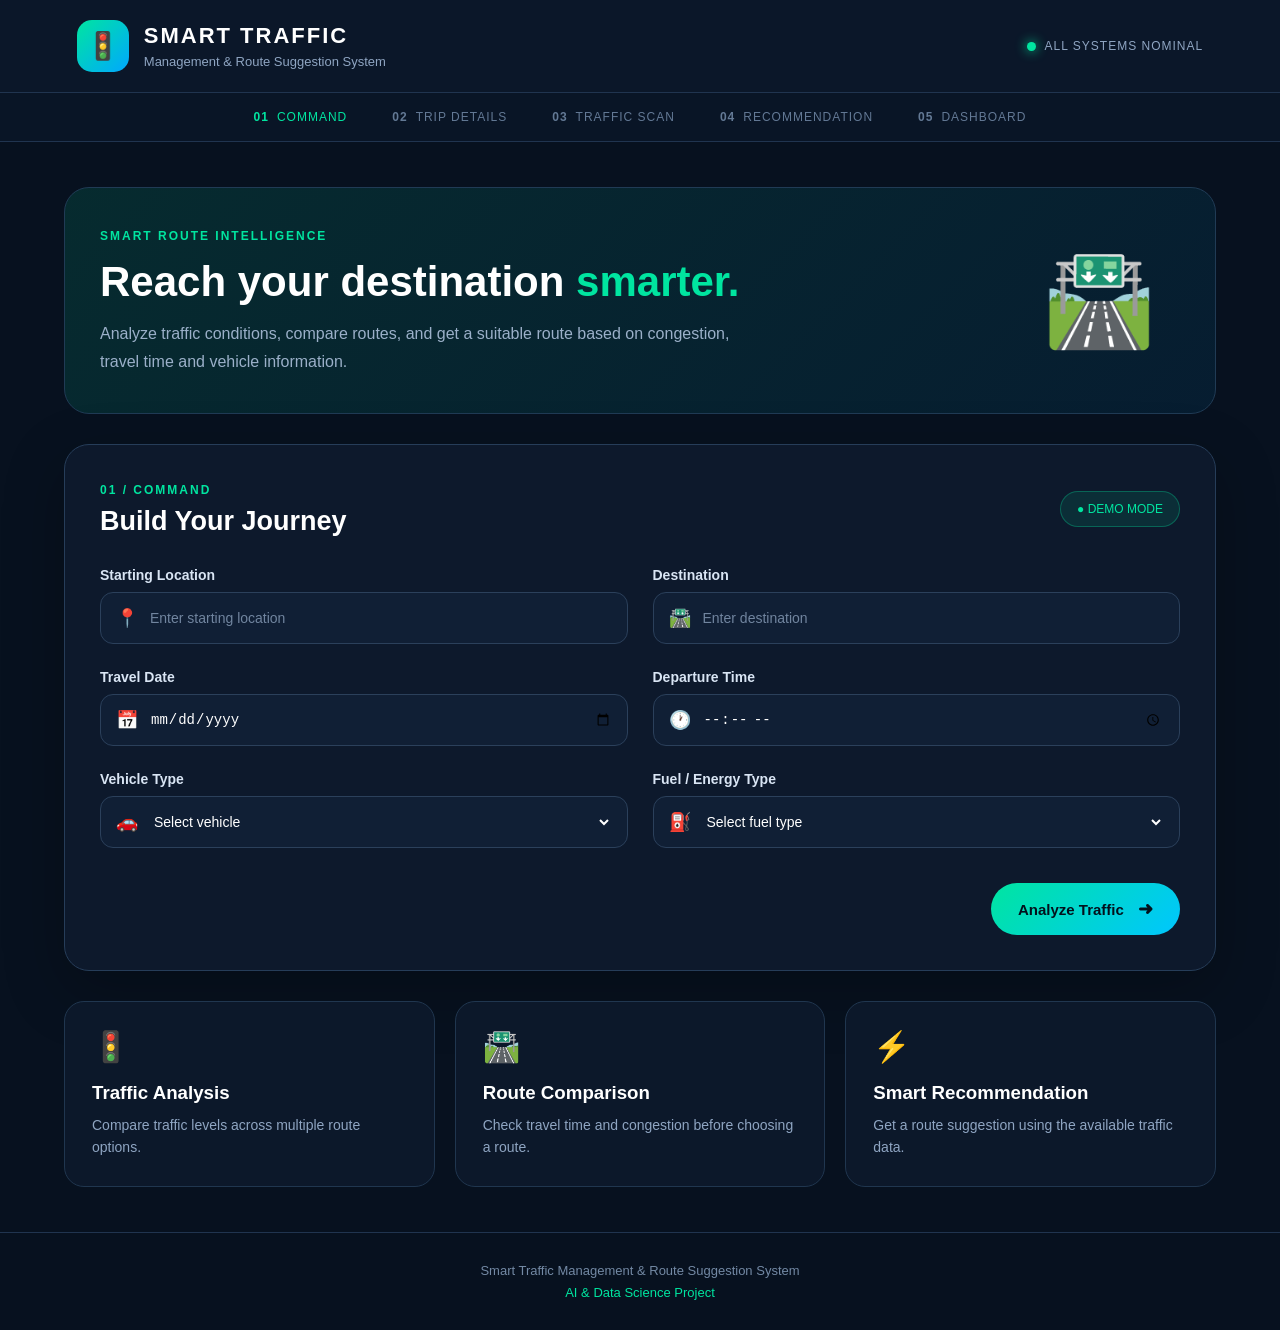
<file: index.html>
<!DOCTYPE html>
<html lang="en">
<head>
    <meta charset="UTF-8">
    <meta name="viewport" content="width=device-width, initial-scale=1.0">

    <title>Smart Traffic Management System</title>

    <link rel="stylesheet" href="style.css">
</head>

<body>

    <!-- HEADER -->
    <header class="top-header">

        <div class="brand">
            <div class="brand-icon">🚦</div>

            <div>
                <h1>SMART TRAFFIC</h1>
                <p>Management & Route Suggestion System</p>
            </div>
        </div>

        <div class="system-status">
            <span class="status-dot"></span>
            ALL SYSTEMS NOMINAL
        </div>

    </header>


    <!-- FLOW -->
    <nav class="steps">

        <div class="step active">
            <span>01</span>
            <p>COMMAND</p>
        </div>

        <div class="step">
            <span>02</span>
            <p>TRIP DETAILS</p>
        </div>

        <div class="step">
            <span>03</span>
            <p>TRAFFIC SCAN</p>
        </div>

        <div class="step">
            <span>04</span>
            <p>RECOMMENDATION</p>
        </div>

        <div class="step">
            <span>05</span>
            <p>DASHBOARD</p>
        </div>

    </nav>


    <!-- MAIN -->
    <main class="container">

        <!-- INTRO -->
        <section class="hero-section">

            <div class="hero-content">

                <span class="small-label">
                    SMART ROUTE INTELLIGENCE
                </span>

                <h2>
                    Reach your destination
                    <span>smarter.</span>
                </h2>

                <p>
                    Analyze traffic conditions, compare routes,
                    and get a suitable route based on congestion,
                    travel time and vehicle information.
                </p>

            </div>

            <div class="hero-icon">
                🛣️
            </div>

        </section>


        <!-- TRIP FORM -->
        <section class="panel">

            <div class="panel-heading">

                <div>
                    <span class="small-label">
                        01 / COMMAND
                    </span>

                    <h2>Build Your Journey</h2>
                </div>

                <div class="live-badge">
                    ● DEMO MODE
                </div>

            </div>


            <div class="form-grid">

                <!-- START LOCATION -->
                <div class="input-group">

                    <label for="startLocation">
                        Starting Location
                    </label>

                    <div class="input-box">

                        <span>📍</span>

                        <input
                            type="text"
                            id="startLocation"
                            placeholder="Enter starting location"
                        >

                    </div>

                </div>


                <!-- DESTINATION -->
                <div class="input-group">

                    <label for="destination">
                        Destination
                    </label>

                    <div class="input-box">

                        <span>🛣️</span>

                        <input
                            type="text"
                            id="destination"
                            placeholder="Enter destination"
                        >

                    </div>

                </div>


                <!-- DATE -->
                <div class="input-group">

                    <label for="travelDate">
                        Travel Date
                    </label>

                    <div class="input-box">

                        <span>📅</span>

                        <input
                            type="date"
                            id="travelDate"
                        >

                    </div>

                </div>


                <!-- TIME -->
                <div class="input-group">

                    <label for="departureTime">
                        Departure Time
                    </label>

                    <div class="input-box">

                        <span>🕐</span>

                        <input
                            type="time"
                            id="departureTime"
                        >

                    </div>

                </div>


                <!-- VEHICLE -->
                <div class="input-group">

                    <label for="vehicleType">
                        Vehicle Type
                    </label>

                    <div class="input-box">

                        <span>🚗</span>

                        <select id="vehicleType">

                            <option value="">
                                Select vehicle
                            </option>

                            <option value="Car">
                                Car
                            </option>

                            <option value="Motorcycle">
                                Motorcycle
                            </option>

                            <option value="Bus">
                                Bus
                            </option>

                            <option value="Auto">
                                Auto
                            </option>

                        </select>

                    </div>

                </div>


                <!-- FUEL -->
                <div class="input-group">

                    <label for="fuelType">
                        Fuel / Energy Type
                    </label>

                    <div class="input-box">

                        <span>⛽</span>

                        <select id="fuelType">

                            <option value="">
                                Select fuel type
                            </option>

                            <option value="Petrol">
                                Petrol
                            </option>

                            <option value="Diesel">
                                Diesel
                            </option>

                            <option value="Electric">
                                Electric
                            </option>

                            <option value="CNG">
                                CNG
                            </option>

                        </select>

                    </div>

                </div>

            </div>


            <!-- BUTTON -->
            <div class="action-area">

                <button
                    type="button"
                    class="analyze-btn"
                    onclick="analyzeTraffic()"
                >
                    Analyze Traffic
                    <span>➜</span>
                </button>

            </div>

        </section>


        <!-- INFORMATION CARDS -->
        <section class="info-grid">

            <div class="info-card">
                <div class="info-icon">🚦</div>

                <h3>Traffic Analysis</h3>

                <p>
                    Compare traffic levels across
                    multiple route options.
                </p>
            </div>


            <div class="info-card">
                <div class="info-icon">🛣️</div>

                <h3>Route Comparison</h3>

                <p>
                    Check travel time and congestion
                    before choosing a route.
                </p>
            </div>


            <div class="info-card">
                <div class="info-icon">⚡</div>

                <h3>Smart Recommendation</h3>

                <p>
                    Get a route suggestion using
                    the available traffic data.
                </p>
            </div>

        </section>

    </main>


    <!-- FOOTER -->
    <footer>

        <p>
            Smart Traffic Management & Route Suggestion System
        </p>

        <span>
            AI & Data Science Project
        </span>

    </footer>


    <!-- JAVASCRIPT -->
    <script src="script.js"></script>

</body>
</html>
</file>
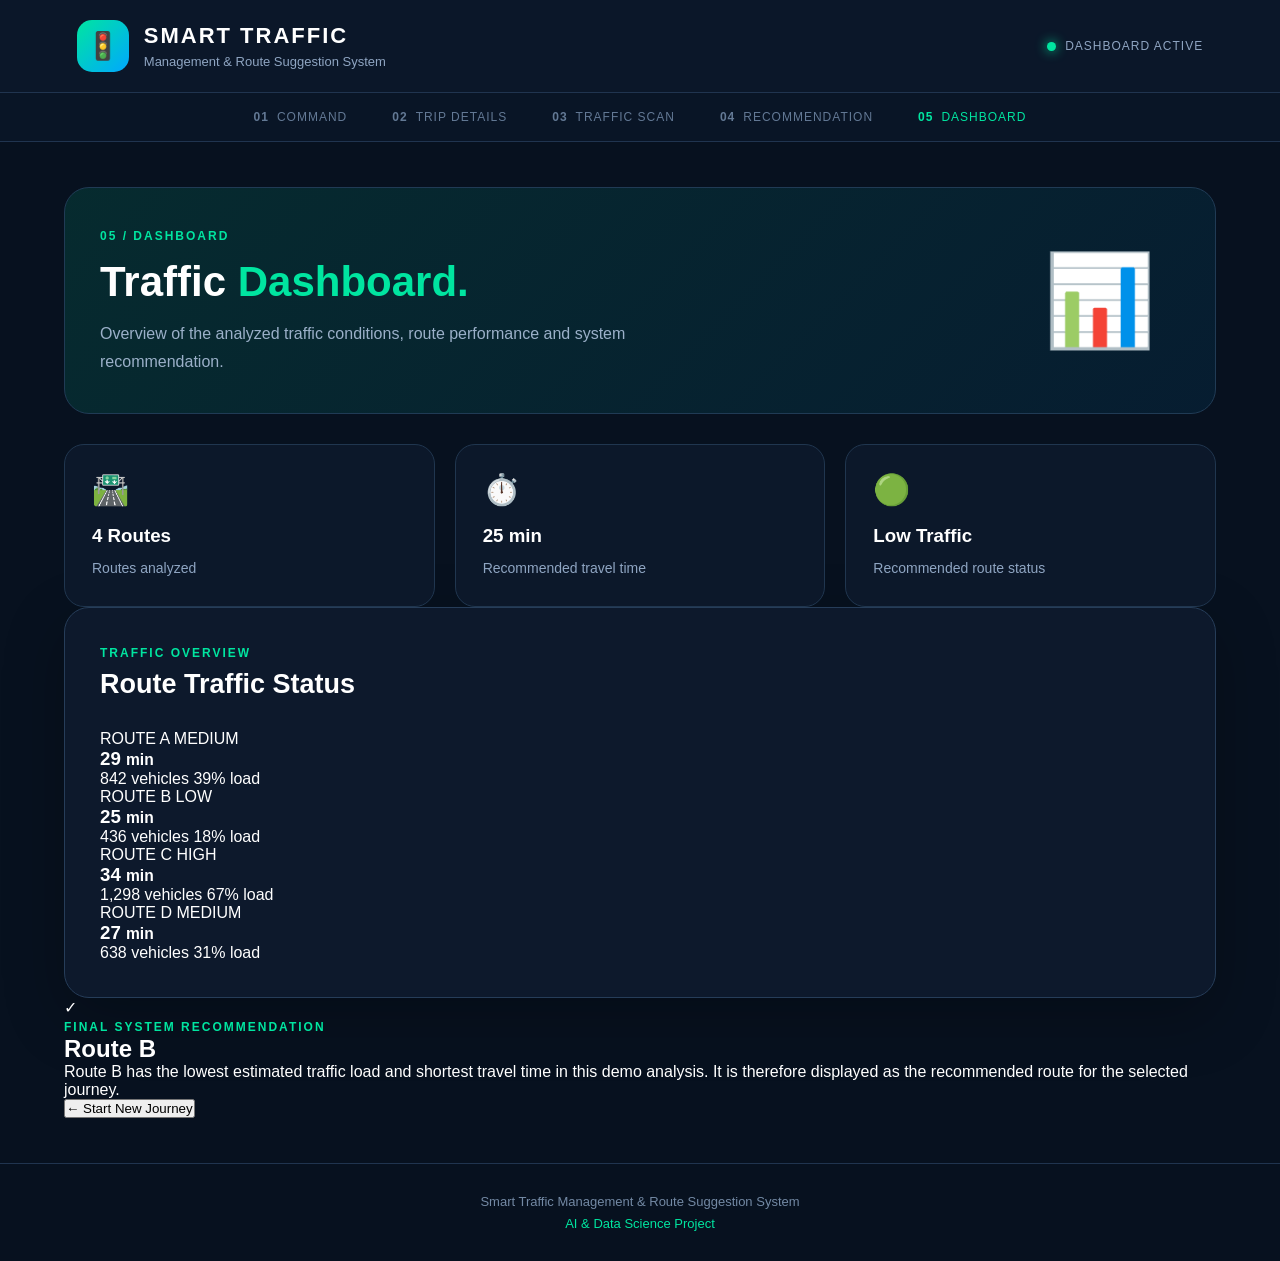
<file: dashboard.html>
<!DOCTYPE html>
<html lang="en">

<head>

    <meta charset="UTF-8">
    <meta name="viewport" content="width=device-width, initial-scale=1.0">

    <title>Traffic Dashboard</title>

    <link rel="stylesheet" href="style.css">

</head>

<body>

<header class="top-header">

    <div class="brand">

        <div class="brand-icon">🚦</div>

        <div>
            <h1>SMART TRAFFIC</h1>
            <p>Management & Route Suggestion System</p>
        </div>

    </div>

    <div class="system-status">

        <span class="status-dot"></span>

        DASHBOARD ACTIVE

    </div>

</header>


<nav class="steps">

    <div class="step">
        <span>01</span>
        <p>COMMAND</p>
    </div>

    <div class="step">
        <span>02</span>
        <p>TRIP DETAILS</p>
    </div>

    <div class="step">
        <span>03</span>
        <p>TRAFFIC SCAN</p>
    </div>

    <div class="step">
        <span>04</span>
        <p>RECOMMENDATION</p>
    </div>

    <div class="step active">
        <span>05</span>
        <p>DASHBOARD</p>
    </div>

</nav>


<main class="container">


    <!-- TITLE -->

    <section class="hero-section">

        <div>

            <span class="small-label">
                05 / DASHBOARD
            </span>

            <h2>
                Traffic
                <span>Dashboard.</span>
            </h2>

            <p>
                Overview of the analyzed traffic conditions,
                route performance and system recommendation.
            </p>

        </div>

        <div class="hero-icon">
            📊
        </div>

    </section>



    <!-- SUMMARY -->

    <section class="info-grid">


        <div class="info-card">

            <div class="info-icon">
                🛣️
            </div>

            <h3>4 Routes</h3>

            <p>
                Routes analyzed
            </p>

        </div>


        <div class="info-card">

            <div class="info-icon">
                ⏱️
            </div>

            <h3>25 min</h3>

            <p>
                Recommended travel time
            </p>

        </div>


        <div class="info-card">

            <div class="info-icon">
                🟢
            </div>

            <h3>Low Traffic</h3>

            <p>
                Recommended route status
            </p>

        </div>


    </section>



    <!-- TRAFFIC OVERVIEW -->

    <section class="panel">

        <div class="panel-heading">

            <div>

                <span class="small-label">
                    TRAFFIC OVERVIEW
                </span>

                <h2>
                    Route Traffic Status
                </h2>

            </div>

        </div>


        <div class="route-grid">


            <!-- ROUTE A -->

            <div class="route-card moderate">

                <div class="route-top">

                    <span class="route-name">
                        ROUTE A
                    </span>

                    <span class="traffic-badge moderate-badge">
                        MEDIUM
                    </span>

                </div>

                <h3>
                    29
                    <small>min</small>
                </h3>

                <div class="route-info">

                    <span>842 vehicles</span>

                    <span>39% load</span>

                </div>

                <div class="progress">

                    <div style="width:39%"></div>

                </div>

            </div>



            <!-- ROUTE B -->

            <div class="route-card low">

                <div class="route-top">

                    <span class="route-name">
                        ROUTE B
                    </span>

                    <span class="traffic-badge low-badge">
                        LOW
                    </span>

                </div>

                <h3>
                    25
                    <small>min</small>
                </h3>

                <div class="route-info">

                    <span>436 vehicles</span>

                    <span>18% load</span>

                </div>

                <div class="progress">

                    <div style="width:18%"></div>

                </div>

            </div>



            <!-- ROUTE C -->

            <div class="route-card heavy">

                <div class="route-top">

                    <span class="route-name">
                        ROUTE C
                    </span>

                    <span class="traffic-badge heavy-badge">
                        HIGH
                    </span>

                </div>

                <h3>
                    34
                    <small>min</small>
                </h3>

                <div class="route-info">

                    <span>1,298 vehicles</span>

                    <span>67% load</span>

                </div>

                <div class="progress">

                    <div style="width:67%"></div>

                </div>

            </div>



            <!-- ROUTE D -->

            <div class="route-card moderate">

                <div class="route-top">

                    <span class="route-name">
                        ROUTE D
                    </span>

                    <span class="traffic-badge moderate-badge">
                        MEDIUM
                    </span>

                </div>

                <h3>
                    27
                    <small>min</small>
                </h3>

                <div class="route-info">

                    <span>638 vehicles</span>

                    <span>31% load</span>

                </div>

                <div class="progress">

                    <div style="width:31%"></div>

                </div>

            </div>


        </div>

    </section>



    <!-- FINAL RECOMMENDATION -->

    <section class="recommendation">

        <div class="recommend-icon">
            ✓
        </div>

        <div>

            <span class="small-label">
                FINAL SYSTEM RECOMMENDATION
            </span>

            <h2>
                Route B
            </h2>

            <p>
                Route B has the lowest estimated traffic load
                and shortest travel time in this demo analysis.
                It is therefore displayed as the recommended
                route for the selected journey.
            </p>

        </div>

    </section>



    <!-- NEW JOURNEY -->

    <div class="navigation-buttons">

        <button onclick="window.location.href='index.html'">
            ← Start New Journey
        </button>

    </div>


</main>



<footer>

    <p>
        Smart Traffic Management & Route Suggestion System
    </p>

    <span>
        AI & Data Science Project
    </span>

</footer>


</body>

</html>
</file>
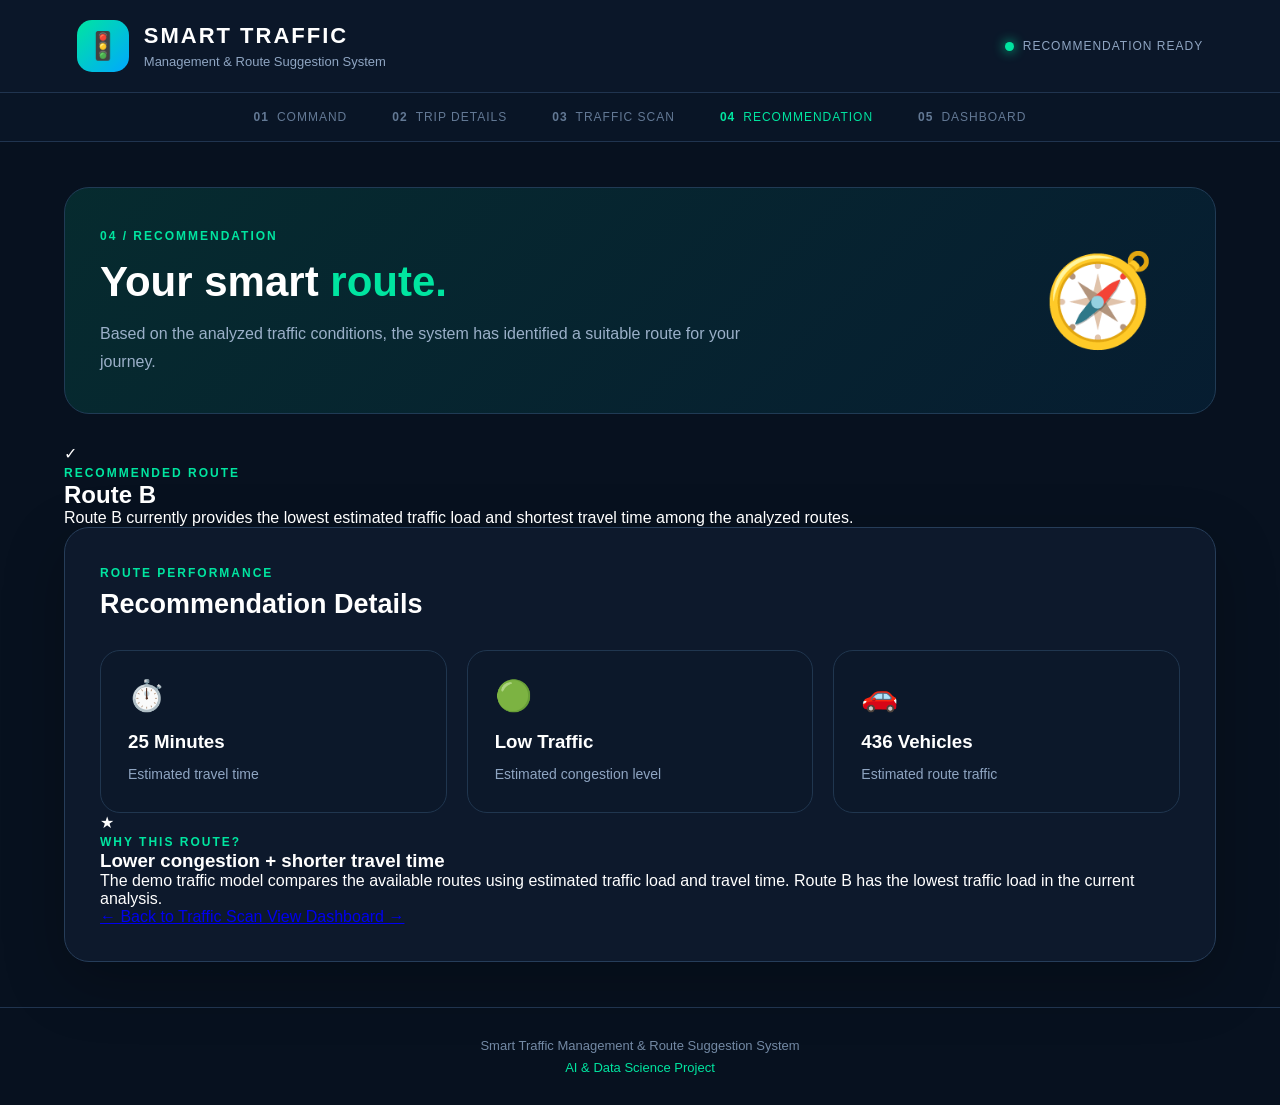
<file: recommendation.html>
<!DOCTYPE html>
<html lang="en">
<head>
    <meta charset="UTF-8">
    <meta name="viewport" content="width=device-width, initial-scale=1.0">

    <title>Route Recommendation</title>

    <link rel="stylesheet" href="style.css">
</head>

<body>

<header class="top-header">

    <div class="brand">

        <div class="brand-icon">🚦</div>

        <div>
            <h1>SMART TRAFFIC</h1>
            <p>Management & Route Suggestion System</p>
        </div>

    </div>

    <div class="system-status">
        <span class="status-dot"></span>
        RECOMMENDATION READY
    </div>

</header>


<nav class="steps">

    <div class="step">
        <span>01</span>
        <p>COMMAND</p>
    </div>

    <div class="step">
        <span>02</span>
        <p>TRIP DETAILS</p>
    </div>

    <div class="step">
        <span>03</span>
        <p>TRAFFIC SCAN</p>
    </div>

    <div class="step active">
        <span>04</span>
        <p>RECOMMENDATION</p>
    </div>

    <div class="step">
        <span>05</span>
        <p>DASHBOARD</p>
    </div>

</nav>


<main class="container">

    <section class="hero-section">

        <div>

            <span class="small-label">
                04 / RECOMMENDATION
            </span>

            <h2>
                Your smart
                <span>route.</span>
            </h2>

            <p>
                Based on the analyzed traffic conditions,
                the system has identified a suitable route
                for your journey.
            </p>

        </div>

        <div class="hero-icon">
            🧭
        </div>

    </section>


    <!-- RECOMMENDED ROUTE -->

    <section class="recommendation">

        <div class="recommend-icon">
            ✓
        </div>

        <div>

            <span class="small-label">
                RECOMMENDED ROUTE
            </span>

            <h2>
                Route B
            </h2>

            <p>
                Route B currently provides the lowest
                estimated traffic load and shortest
                travel time among the analyzed routes.
            </p>

        </div>

    </section>


    <!-- DETAILS -->

    <section class="panel">

        <div class="panel-heading">

            <div>
                <span class="small-label">
                    ROUTE PERFORMANCE
                </span>

                <h2>Recommendation Details</h2>
            </div>

        </div>


        <div class="info-grid">

            <div class="info-card">

                <div class="info-icon">
                    ⏱️
                </div>

                <h3>25 Minutes</h3>

                <p>
                    Estimated travel time
                </p>

            </div>


            <div class="info-card">

                <div class="info-icon">
                    🟢
                </div>

                <h3>Low Traffic</h3>

                <p>
                    Estimated congestion level
                </p>

            </div>


            <div class="info-card">

                <div class="info-icon">
                    🚗
                </div>

                <h3>436 Vehicles</h3>

                <p>
                    Estimated route traffic
                </p>

            </div>

        </div>


        <!-- REASON -->

        <div class="scan-summary">

            <div class="summary-icon">
                ★
            </div>

            <div>

                <span class="small-label">
                    WHY THIS ROUTE?
                </span>

                <h3>
                    Lower congestion + shorter travel time
                </h3>

                <p>
                    The demo traffic model compares the available
                    routes using estimated traffic load and travel
                    time. Route B has the lowest traffic load in
                    the current analysis.
                </p>

            </div>

        </div>


        <!-- BUTTONS -->

        <div class="action-row">

            <a href="traffic.html" class="back-btn">
                ← Back to Traffic Scan
            </a>

            <a href="dashboard.html" class="primary-btn">
                View Dashboard →
            </a>

        </div>

    </section>

</main>


<footer>

    <p>
        Smart Traffic Management & Route Suggestion System
    </p>

    <span>
        AI & Data Science Project
    </span>

</footer>

</body>
</html>
</file>
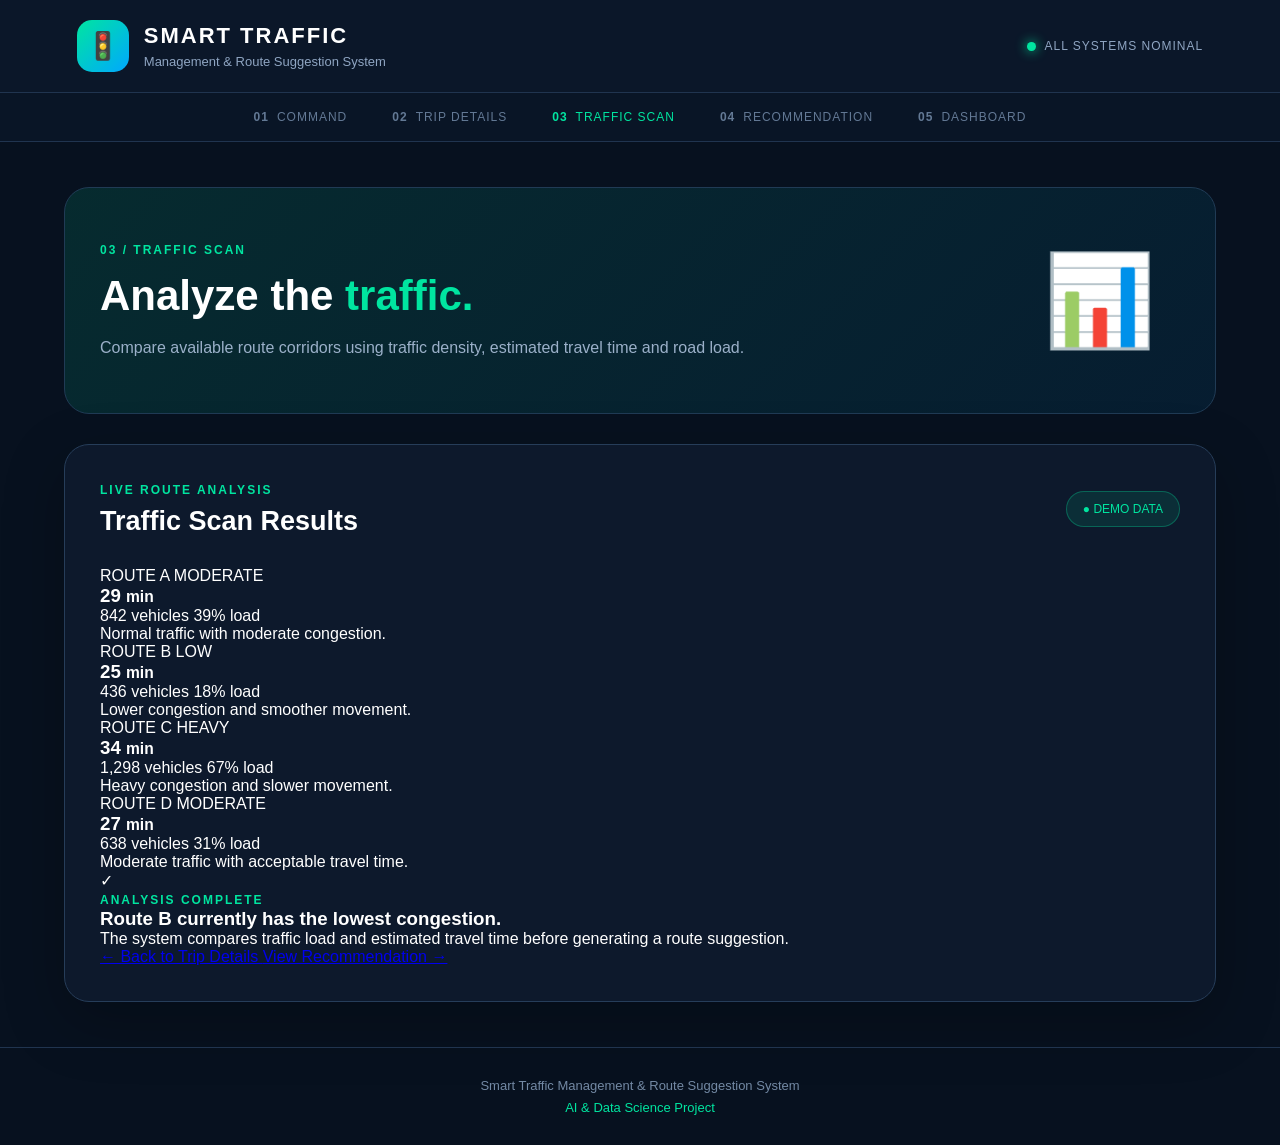
<file: traffic.html>
<!DOCTYPE html>
<html lang="en">
<head>
    <meta charset="UTF-8">
    <meta name="viewport" content="width=device-width, initial-scale=1.0">

    <title>Traffic Scan | Smart Traffic Management</title>

    <link rel="stylesheet" href="style.css">
</head>

<body>

    <!-- HEADER -->
    <header class="top-header">

        <div class="brand">
            <div class="brand-icon">🚦</div>

            <div>
                <h1>SMART TRAFFIC</h1>
                <p>Management & Route Suggestion System</p>
            </div>
        </div>

        <div class="system-status">
            <span class="status-dot"></span>
            <span>ALL SYSTEMS NOMINAL</span>
        </div>

    </header>


    <!-- FLOW -->
    <nav class="steps">

        <div class="step">
            <span>01</span>
            <p>COMMAND</p>
        </div>

        <div class="step">
            <span>02</span>
            <p>TRIP DETAILS</p>
        </div>

        <div class="step active">
            <span>03</span>
            <p>TRAFFIC SCAN</p>
        </div>

        <div class="step">
            <span>04</span>
            <p>RECOMMENDATION</p>
        </div>

        <div class="step">
            <span>05</span>
            <p>DASHBOARD</p>
        </div>

    </nav>


    <!-- MAIN -->
    <main class="container">

        <!-- PAGE TITLE -->
        <section class="hero-section">

            <div>
                <span class="small-label">03 / TRAFFIC SCAN</span>

                <h2>
                    Analyze the
                    <span>traffic.</span>
                </h2>

                <p>
                    Compare available route corridors using traffic
                    density, estimated travel time and road load.
                </p>
            </div>

            <div class="hero-icon">
                📊
            </div>

        </section>


        <!-- SCAN STATUS -->
        <section class="panel">

            <div class="panel-heading">

                <div>
                    <span class="small-label">LIVE ROUTE ANALYSIS</span>
                    <h2>Traffic Scan Results</h2>
                </div>

                <div class="live-badge">
                    ● DEMO DATA
                </div>

            </div>


            <!-- ROUTES -->
            <div class="route-grid">


                <!-- ROUTE A -->
                <div class="route-card moderate">

                    <div class="route-top">
                        <span class="route-name">ROUTE A</span>
                        <span class="traffic-badge moderate-badge">
                            MODERATE
                        </span>
                    </div>

                    <h3>29 <small>min</small></h3>

                    <div class="route-info">
                        <span>842 vehicles</span>
                        <span>39% load</span>
                    </div>

                    <div class="progress">
                        <div style="width:39%"></div>
                    </div>

                    <p>
                        Normal traffic with moderate congestion.
                    </p>

                </div>


                <!-- ROUTE B -->
                <div class="route-card low">

                    <div class="route-top">
                        <span class="route-name">ROUTE B</span>
                        <span class="traffic-badge low-badge">
                            LOW
                        </span>
                    </div>

                    <h3>25 <small>min</small></h3>

                    <div class="route-info">
                        <span>436 vehicles</span>
                        <span>18% load</span>
                    </div>

                    <div class="progress">
                        <div style="width:18%"></div>
                    </div>

                    <p>
                        Lower congestion and smoother movement.
                    </p>

                </div>


                <!-- ROUTE C -->
                <div class="route-card heavy">

                    <div class="route-top">
                        <span class="route-name">ROUTE C</span>
                        <span class="traffic-badge heavy-badge">
                            HEAVY
                        </span>
                    </div>

                    <h3>34 <small>min</small></h3>

                    <div class="route-info">
                        <span>1,298 vehicles</span>
                        <span>67% load</span>
                    </div>

                    <div class="progress">
                        <div style="width:67%"></div>
                    </div>

                    <p>
                        Heavy congestion and slower movement.
                    </p>

                </div>


                <!-- ROUTE D -->
                <div class="route-card moderate">

                    <div class="route-top">
                        <span class="route-name">ROUTE D</span>
                        <span class="traffic-badge moderate-badge">
                            MODERATE
                        </span>
                    </div>

                    <h3>27 <small>min</small></h3>

                    <div class="route-info">
                        <span>638 vehicles</span>
                        <span>31% load</span>
                    </div>

                    <div class="progress">
                        <div style="width:31%"></div>
                    </div>

                    <p>
                        Moderate traffic with acceptable travel time.
                    </p>

                </div>

            </div>


            <!-- SUMMARY -->
            <div class="scan-summary">

                <div class="summary-icon">
                    ✓
                </div>

                <div>
                    <span class="small-label">
                        ANALYSIS COMPLETE
                    </span>

                    <h3>
                        Route B currently has the lowest congestion.
                    </h3>

                    <p>
                        The system compares traffic load and estimated
                        travel time before generating a route suggestion.
                    </p>
                </div>

            </div>


            <!-- BUTTONS -->
            <div class="action-row">

                <a href="index.html" class="back-btn">
                    ← Back to Trip Details
                </a>

                <a href="recommendation.html" class="primary-btn">
                    View Recommendation →
                </a>

            </div>

        </section>

    </main>


    <!-- FOOTER -->
    <footer>

        <p>
            Smart Traffic Management & Route Suggestion System
        </p>

        <span>
            AI & Data Science Project
        </span>

    </footer>


</body>
</html>
</file>
<file: style.css>
* {
    margin: 0;
    padding: 0;
    box-sizing: border-box;
}

body {
    font-family: Arial, Helvetica, sans-serif;
    background: #07111f;
    color: #ffffff;
    min-height: 100vh;
}


/* ================= HEADER ================= */

.top-header {
    min-height: 90px;
    padding: 20px 6%;
    display: flex;
    align-items: center;
    justify-content: space-between;

    background: #0b1729;
    border-bottom: 1px solid #20344f;
}

.brand {
    display: flex;
    align-items: center;
    gap: 15px;
}

.brand-icon {
    width: 52px;
    height: 52px;
    border-radius: 15px;

    display: flex;
    align-items: center;
    justify-content: center;

    background: linear-gradient(135deg, #00e5a0, #00a8ff);
    font-size: 27px;
}

.brand h1 {
    font-size: 22px;
    letter-spacing: 2px;
}

.brand p {
    color: #8fa5c2;
    font-size: 13px;
    margin-top: 5px;
}

.system-status {
    color: #8fa5c2;
    font-size: 12px;
    letter-spacing: 1px;

    display: flex;
    align-items: center;
    gap: 9px;
}

.status-dot {
    width: 9px;
    height: 9px;
    background: #00e5a0;
    border-radius: 50%;
    box-shadow: 0 0 12px #00e5a0;
}


/* ================= NAVIGATION ================= */

.steps {
    display: flex;
    justify-content: center;
    gap: 45px;

    background: #091526;
    border-bottom: 1px solid #20344f;

    padding: 17px 20px;
}

.step {
    display: flex;
    align-items: center;
    gap: 8px;

    color: #637995;
    font-size: 12px;
    letter-spacing: 1px;
}

.step span {
    font-weight: bold;
}

.step.active {
    color: #00e5a0;
}


/* ================= CONTAINER ================= */

.container {
    width: 90%;
    max-width: 1250px;
    margin: auto;
    padding: 45px 0;
}


/* ================= HERO ================= */

.hero-section {
    display: flex;
    justify-content: space-between;
    align-items: center;

    padding: 35px;
    margin-bottom: 30px;

    border-radius: 25px;

    background:
        linear-gradient(
            135deg,
            rgba(0, 229, 160, 0.12),
            rgba(0, 168, 255, 0.08)
        );

    border: 1px solid #203b55;
}

.small-label {
    color: #00e5a0;
    font-size: 12px;
    letter-spacing: 2px;
    font-weight: bold;
}

.hero-section h2 {
    font-size: 42px;
    margin: 14px 0;
}

.hero-section h2 span {
    color: #00e5a0;
}

.hero-section p {
    max-width: 650px;
    color: #9bb0c9;
    line-height: 1.7;
}

.hero-icon {
    font-size: 90px;
    padding: 25px;
}


/* ================= PANEL ================= */

.panel {
    background: #0d192c;

    border: 1px solid #263d59;
    border-radius: 25px;

    padding: 35px;

    box-shadow: 0 20px 60px rgba(0, 0, 0, 0.25);
}

.panel-heading {
    display: flex;
    justify-content: space-between;
    align-items: center;

    margin-bottom: 30px;
}

.panel-heading h2 {
    margin-top: 8px;
    font-size: 27px;
}

.live-badge {
    padding: 10px 16px;

    border-radius: 30px;

    background: rgba(0, 229, 160, 0.1);
    color: #00e5a0;

    border: 1px solid rgba(0, 229, 160, 0.3);

    font-size: 12px;
}


/* ================= FORM ================= */

.form-grid {
    display: grid;
    grid-template-columns: 1fr 1fr;
    gap: 25px;
}

.input-group label {
    display: block;

    color: #d9e5f4;
    font-size: 14px;
    font-weight: bold;

    margin-bottom: 9px;
}

.input-box {
    display: flex;
    align-items: center;
    gap: 12px;

    min-height: 52px;

    padding: 0 15px;

    background: #101f35;

    border: 1px solid #2b405b;
    border-radius: 13px;

    transition: 0.2s;
}

.input-box:focus-within {
    border-color: #00e5a0;
    box-shadow: 0 0 0 3px rgba(0, 229, 160, 0.08);
}

.input-box span {
    font-size: 18px;
}

.input-box input,
.input-box select {
    width: 100%;

    border: none;
    outline: none;

    background: transparent;
    color: #ffffff;

    font-size: 14px;
}

.input-box input::placeholder {
    color: #71859f;
}

.input-box select {
    cursor: pointer;
}

.input-box select option {
    background: #0d192c;
    color: white;
}


/* ================= BUTTON ================= */

.action-area {
    display: flex;
    justify-content: flex-end;

    margin-top: 35px;
}

.analyze-btn {
    border: none;
    outline: none;

    padding: 15px 27px;

    border-radius: 30px;

    background: linear-gradient(
        135deg,
        #00e5a0,
        #00c6ff
    );

    color: #03111c;

    font-size: 15px;
    font-weight: bold;

    cursor: pointer;

    transition: 0.25s;
}

.analyze-btn span {
    margin-left: 10px;
    font-size: 18px;
}

.analyze-btn:hover {
    transform: translateY(-2px);
    box-shadow: 0 10px 30px rgba(0, 229, 160, 0.25);
}


/* ================= INFORMATION CARDS ================= */

.info-grid {
    display: grid;
    grid-template-columns: repeat(3, 1fr);
    gap: 20px;

    margin-top: 30px;
}

.info-card {
    padding: 27px;

    background: #0c182a;

    border: 1px solid #20364f;
    border-radius: 20px;

    transition: 0.25s;
}

.info-card:hover {
    transform: translateY(-4px);
    border-color: #00e5a0;
}

.info-icon {
    font-size: 30px;
    margin-bottom: 18px;
}

.info-card h3 {
    margin-bottom: 10px;
}

.info-card p {
    color: #8fa5c2;
    line-height: 1.6;
    font-size: 14px;
}


/* ================= FOOTER ================= */

footer {
    text-align: center;

    padding: 30px 20px;

    border-top: 1px solid #20344f;

    color: #7389a4;

    font-size: 13px;
}

footer span {
    display: block;
    margin-top: 7px;
    color: #00e5a0;
}


/* ================= MOBILE ================= */

@media (max-width: 800px) {

    .top-header {
        flex-direction: column;
        gap: 20px;
        align-items: flex-start;
    }

    .steps {
        overflow-x: auto;
        justify-content: flex-start;
    }

    .hero-section {
        flex-direction: column;
        align-items: flex-start;
    }

    .hero-section h2 {
        font-size: 32px;
    }

    .hero-icon {
        display: none;
    }

    .form-grid {
        grid-template-columns: 1fr;
    }

    .info-grid {
        grid-template-columns: 1fr;
    }

}
</file>
